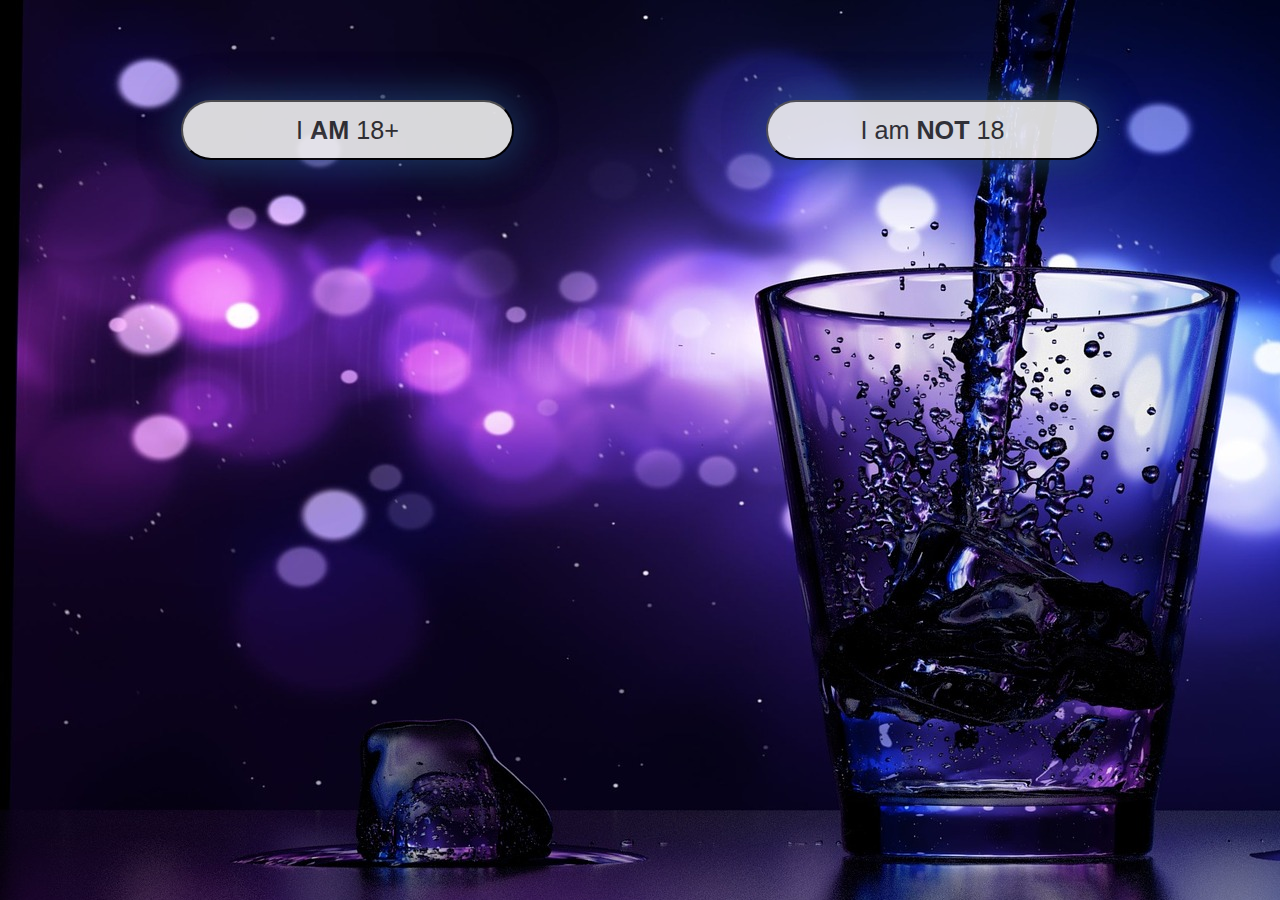
<file: index.html>
<!DOCTYPE HTML>
<html lang ="en">

<head>
<title>Cocktail App *** V1 ***</title>
		<meta charset="UTF-8" />
		<meta name="viewport" content="width=device-width, initial-scale=1">
		
		<link rel="stylesheet" type="text/css" href="css/main.css" />
  <link rel="stylesheet" href="https://maxcdn.bootstrapcdn.com/bootstrap/3.3.7/css/bootstrap.min.css">
  <script src="https://ajax.googleapis.com/ajax/libs/jquery/3.1.1/jquery.min.js"></script>
  <script src="https://maxcdn.bootstrapcdn.com/bootstrap/3.3.7/js/bootstrap.min.js"></script>
	<script src="scripts/main.js"></script>
		
</head>

<body>

<section class="ageScreen">
<div class="container">	
	<div class="row">	
		<div class="col-sm-6 col-md-6 col-lg-6 ">	
			<button class="button1" type="button"  data-toggle="modal" data-target="#ageVerification">I <strong>AM</strong> 18+</button>
		</div>

		<div class="col-sm-6 col-md-6 col-lg-6 ">	
			<button class="button2" type="button" onclick="window.location.href = 'https://en.teletubbies.com';">I am <strong>NOT</strong> 18</button>
		</div>
	</div>	<!--end ROW-->
</div><!--end CONTAINER-->
</section><!--end SECTION-->

		<!--ageVerification Modal-->
		<div class="modal fade" id="ageVerification" role="dialog">
			<div class="modal-dialog">    
				<!-- Modal1 content-->
				<div class="modal-content">
					<div class="modal-header">
						<button type="button" class="close" data-dismiss="modal">&times;</button>
						<h4 class="modal-title">Age Verification</h4>
					</div><!--end MODAL HEADER-->
					<div class="modal-body">
						<div class="frame-container container-fluid">
							<div class="row">
								<div class="col-sm-12">
									<h4>Sorry to be a pain but please confirm your date of birth</h4>
										<form action="home.html" method="post" name="age_form">
							Day :	<select name="day">
											<option>1</option>
											<option>2</option>
											<option>3</option>
											<option>4</option>
											<option>5</option>
											<option>6</option>
											<option>7</option>
											<option>8</option>
											<option>9</option>
											<option>10</option>
											<option>11</option>
											<option>13</option>
											<option>14</option>
											<option>15</option>
											<option>16</option>
											<option>17</option>
											<option>18</option>
											<option>19</option>
											<option>20</option>
											<option>21</option>
											<option>22</option>
											<option>23</option>
											<option>24</option>
											<option>25</option>
											<option>27</option>
											<option>29</option>
											<option>30</option>
											<option>31</option>
										</select>

						Month : <select name="month">
											<option>1</option>
											<option>2</option>
											<option>3</option>
											<option>4</option>
											<option>5</option>
											<option>6</option>
											<option>7</option>
											<option>8</option>
											<option>9</option>
											<option>10</option>
											<option>11</option>
											<option>12</option>
										</select>

						Year : <select name="year">
											<option>2002</option>
											<option>2001</option>
											<option>2000</option>
											<option>1999</option>
											<option>1998</option>
											<option>1997</option>
											<option>1996</option>
											<option>1995</option>
											<option>1994</option>
											<option>1993</option>
											<option>1992</option>
											<option>1991</option>
											<option>1990</option>
											<option>1989</option>
											<option>1988</option>
											<option>1987</option>
											<option>1986</option>
											<option>1985</option>
											<option>1984</option>
											<option>1983</option>
											<option>1982</option>
											<option>1981</option>
											<option>1980</option>
											<option>1979</option>
											<option>1978</option>
										</select>
										<input type="submit" name="senddate" value="Go" onClick="return checkAge()">
								</div>									
							</div>
						</div>			
						<p> </p>
					</div><!--end MODAL BODY-->
				</div>      
			</div>
		</div><!-- end ageVerification MODAL-->	
</body>

</html>
</file>
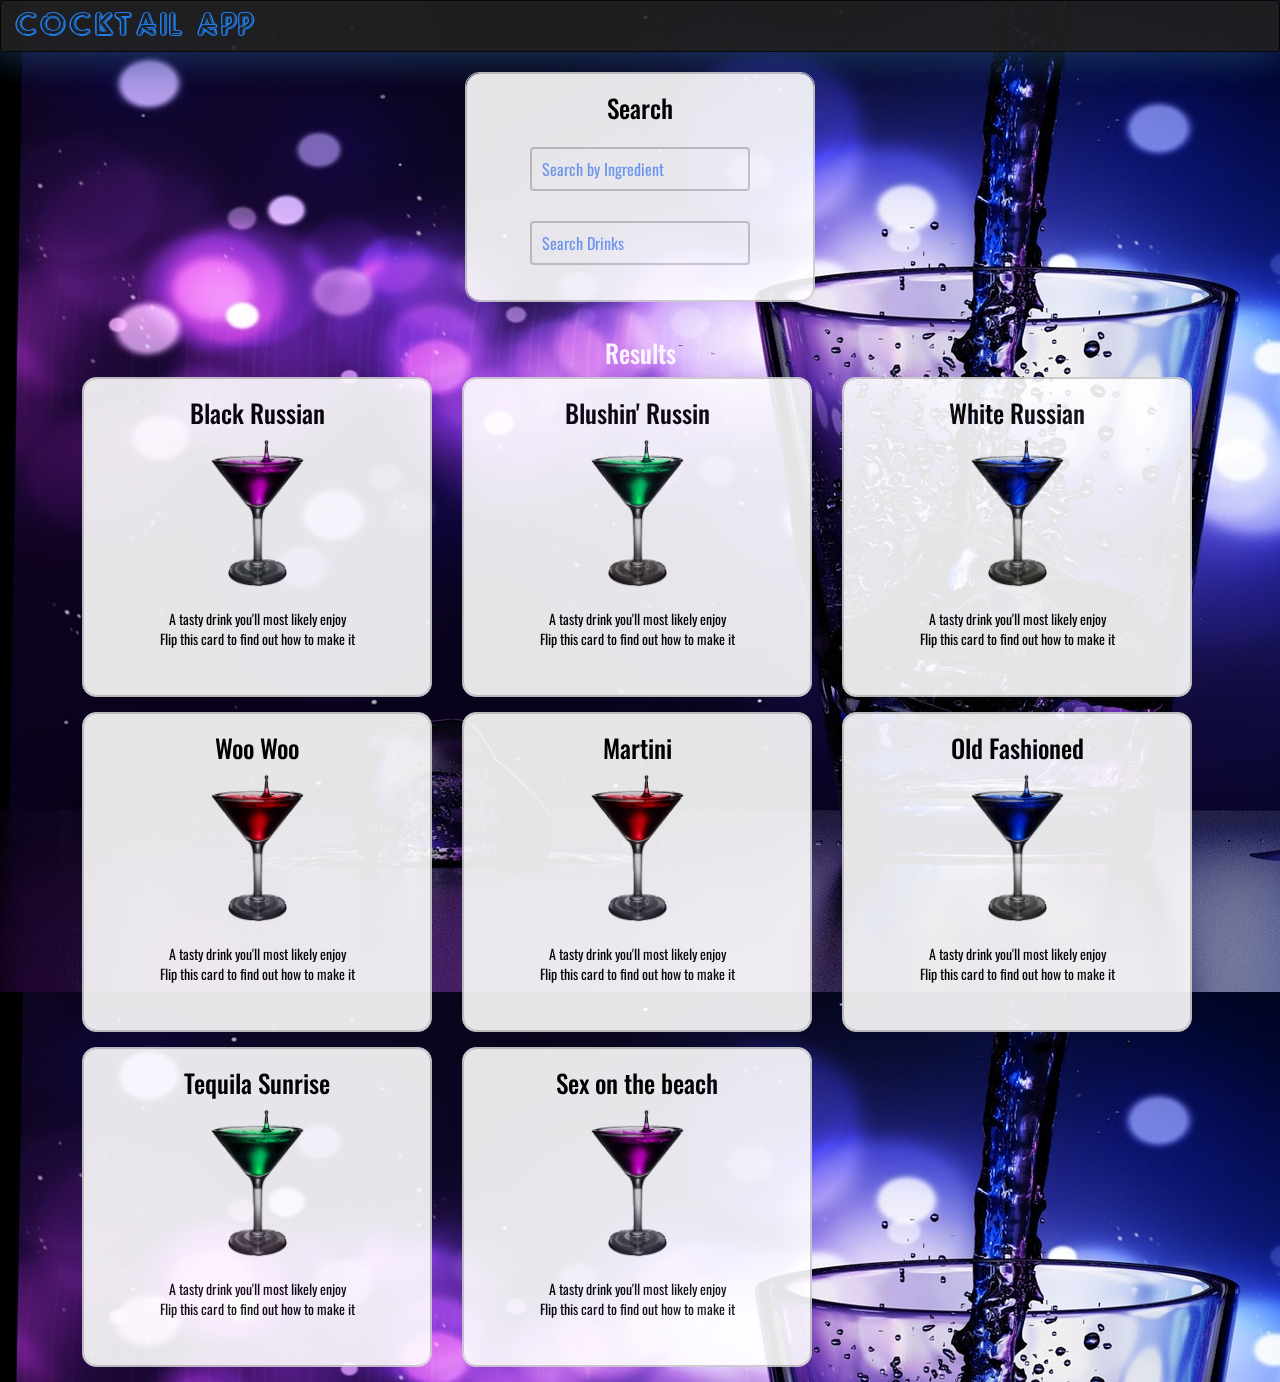
<file: home.html>
<!DOCTYPE HTML>
<html lang="en">

<head>
<title>Cocktail App *** V1 ***</title>
		<meta charset="UTF-8" />  
		<meta name="viewport" content="width=device-width, initial-scale=1">

		<link href="https://fonts.googleapis.com/css?family=Oswald" rel="stylesheet">
		<link rel="stylesheet" type="text/css" href="css/main.css" />
		<link rel="stylesheet" type="text/css" href="css/cards.css" />
  <link rel="stylesheet" href="https://maxcdn.bootstrapcdn.com/bootstrap/3.3.7/css/bootstrap.min.css">
  <script src="https://ajax.googleapis.com/ajax/libs/jquery/3.1.1/jquery.min.js"></script>
  <script src="https://maxcdn.bootstrapcdn.com/bootstrap/3.3.7/js/bootstrap.min.js"></script>
  <script src="scripts/main.js"></script>
</head>

<body>

<nav class="navbar navbar-inverse">
  <div class="container-fluid">
    <div class="navbar-header">
      <a class="navbar-brand" href="#">Cocktail App</a>
    </div>
  </div>
</nav>

<section>
<div class="container">	

	<div class="row">	
<!--Search Results Area-->
		<div class="col-sm-12 col-md-12 col-lg-12 right" id="drink1">		
			<div class="col-sm-6 col-sm-offset-3 col-md-6 col-md-offset-3 col-lg-4 col-lg-offset-4 ">
        <div class="card1 " >
          <div class="card__front ">
            <span class="card__text ">
						<h2 class="flip_h2">Search</h2>
							<form>
								<input type="text" name="search" placeholder="Search by Ingredient"> 
							</form>	
							<form>
								<input type="text" name="search" placeholder="Search Drinks">
							</form>		
						</span>
          </div>						
        </div><!-- /card -->
			</div>
		</div><!-- END Search Area-->
	</div><!-- END Row-->



	<div class="row">	
		<div class="col-sm-12 col-md-12 col-lg-12 top">		
			<div class="col-sm-6 col-md-6 col-lg-2 col-lg-offset-5 ">

				
			</div>

			<div class="col-sm-6 col-md-6 col-lg-2 col-lg-offset-5 ">		
	
			</div>
		</div>
	</div>
	

	<div class="row">	
<!--Search Results Area-->
		<div class="col-sm-12 col-md-12 col-lg-12 right" id="drink1">		
		<h2 class="search">Results</h2>	
			<div class="col-sm-6 col-md-6 col-lg-4 ">
        <div class="card effect__click w3-white w3-hover-shadow  " >
          <div class="card__front ">
            <span class="card__text ">
						<h2 class="flip_h2">Black Russian</h2>
						<img src="img/drink1.png" class="img-responsive drink" alt="" /><br>
						<p>A tasty drink you'll most likely enjoy<br> Flip this card to find out how to make it</p>
						</span>
          </div>
						
          <div class="card__back1 ">
            <span class="card__text">
						<h2 class="flip_h2">Black Russian</h2>
						<p class="card_p2"><strong>Ingredients:</strong></p>
						<ul class="cardList">
							<li>This</li>
							<li>This</li>
							<li>This</li>
							<li>and This</li>
						</ul>
						<p class="card_p2"><strong>Method</strong></p>
						<ul class="methodList">
							<li>Do this</li>
							<li>then this</li>
							<li>mix some of this</li>
							<li>Do that</li>
						</ul>
						</span>
          </div>
        </div><!-- /card -->
			</div>
			
			<div class="col-sm-6 col-md-6 col-lg-4 " id="drink2">
        <div class="card effect__click w3-white w3-hover-shadow  " >
          <div class="card__front ">
            <span class="card__text ">
						<h2 class="flip_h2">Blushin' Russin</h2>
						<img src="img/drink2.png" class="img-responsive drink" alt="" /><br>
						<p>A tasty drink you'll most likely enjoy<br> Flip this card to find out how to make it</p>	
						</span>
          </div>
						
          <div class="card__back1 ">
            <span class="card__text">
						<h2 class="flip_h2">Blushin' Russin</h2>
						<p class="card_p2"><strong>Ingredients:</strong></p>
						<ul class="cardList">
							<li>This</li>
							<li>This</li>
							<li>This</li>
							<li>and This</li>
						</ul>
						<p class="card_p2"><strong>Method</strong></p>
						<ul class="methodList">
							<li>Do this</li>
							<li>then this</li>
							<li>mix some of this</li>
							<li>Do that</li>
						</ul>
						</span>
          </div>
        </div><!-- /card -->				
			</div>
			
			<div class="col-sm-6 col-md-6 col-lg-4 " id="drink3">
        <div class="card effect__click w3-white w3-hover-shadow  " >
          <div class="card__front ">
            <span class="card__text ">
						<h2 class="flip_h2">White Russian</h2>
						<img src="img/drink3.png" class="img-responsive drink" alt="" /><br>
						<p>A tasty drink you'll most likely enjoy<br> Flip this card to find out how to make it</p>
						</span>
          </div>
						
          <div class="card__back1 ">
            <span class="card__text">
						<h2 class="flip_h2">White Russian</h2>
						<p class="card_p2"><strong>Ingredients:</strong></p>
						<ul class="cardList">
							<li>This</li>
							<li>This</li>
							<li>This</li>
							<li>and This</li>
						</ul>
						<p class="card_p2"><strong>Method</strong></p>
						<ul class="methodList">
							<li>Do this</li>
							<li>then this</li>
							<li>mix some of this</li>
							<li>Do that</li>
						</ul>
						</span>
          </div>
        </div><!-- /card -->			
			</div>
			
			<div class="col-sm-6 col-md-6 col-lg-4 "  id="drink4">
        <div class="card effect__click w3-white w3-hover-shadow  " >
          <div class="card__front ">
            <span class="card__text ">
						<h2 class="flip_h2">Woo Woo</h2>
						<img src="img/drink4.png" class="img-responsive drink" alt="" /><br>
							<p>A tasty drink you'll most likely enjoy<br> Flip this card to find out how to make it</p>
						</span>
          </div>	
						
          <div class="card__back1 ">
            <span class="card__text">
						<h2 class="flip_h2">Woo Woo</h2>
						<p class="card_p2"><strong>Ingredients:</strong></p>
						<ul class="cardList">
							<li>This</li>
							<li>This</li>
							<li>This</li>
							<li>and This</li>
						</ul>
						<p class="card_p2"><strong>Method</strong></p>
						<ul class="methodList">
							<li>Do this</li>
							<li>then this</li>
							<li>mix some of this</li>
							<li>Do that</li>
						</ul>
						</span>
          </div>
        </div><!-- /card -->			
			</div>	

			<div class="col-sm-6 col-md-6 col-lg-4 " id="drink5">
        <div class="card effect__click w3-white w3-hover-shadow  " >
          <div class="card__front ">
            <span class="card__text ">
						<h2 class="flip_h2">Martini</h2>
						<img src="img/drink4.png" class="img-responsive drink" alt="" /><br>
							<p>A tasty drink you'll most likely enjoy<br> Flip this card to find out how to make it</p>
						</span>
          </div>
						
          <div class="card__back1 ">
            <span class="card__text">
						<h2 class="flip_h2">Martini</h2>
						<p class="card_p2"><strong>Ingredients:</strong></p>
						<ul class="cardList">
							<li>This</li>
							<li>This</li>
							<li>This</li>
							<li>and This</li>
						</ul>
						<p class="card_p2"><strong>Method</strong></p>
						<ul class="methodList">
							<li>Do this</li>
							<li>then this</li>
							<li>mix some of this</li>
							<li>Do that</li>
						</ul>
						</span>
          </div>
        </div><!-- /card -->
			</div>
			
			<div class="col-sm-6 col-md-6 col-lg-4 " id="drink6">
        <div class="card effect__click w3-white w3-hover-shadow  " >
          <div class="card__front ">
            <span class="card__text ">
						<h2 class="flip_h2">Old Fashioned</h2>
						<img src="img/drink3.png" class="img-responsive drink" alt="" /><br>
							<p>A tasty drink you'll most likely enjoy<br> Flip this card to find out how to make it</p>
						</span>
          </div>
						
          <div class="card__back1 ">
            <span class="card__text">
						<h2 class="flip_h2">Old Fashioned</h2>
						<p class="card_p2"><strong>Ingredients:</strong></p>
						<ul class="cardList">
							<li>This</li>
							<li>This</li>
							<li>This</li>
							<li>and This</li>
						</ul>
						<p class="card_p2"><strong>Method</strong></p>
						<ul class="methodList">
							<li>Do this</li>
							<li>then this</li>
							<li>mix some of this</li>
							<li>Do that</li>
						</ul>
						</span>
          </div>
        </div><!-- /card -->				
			</div>
			
			<div class="col-sm-6 col-md-6 col-lg-4 " id="drink7">
        <div class="card effect__click w3-white w3-hover-shadow  " >
          <div class="card__front ">
            <span class="card__text ">
						<h2 class="flip_h2">Tequila Sunrise</h2>
						<img src="img/drink2.png" class="img-responsive drink" alt="" /><br>
							<p>A tasty drink you'll most likely enjoy<br> Flip this card to find out how to make it</p>
						</span>
          </div>
						
          <div class="card__back1 ">
            <span class="card__text">
						<h2 class="flip_h2">Tequila Sunrise</h2>
						<p class="card_p2"><strong>Ingredients:</strong></p>
						<ul class="cardList">
							<li>This</li>
							<li>This</li>
							<li>This</li>
							<li>and This</li>
						</ul>
						<p class="card_p2"><strong>Method</strong></p>
						<ul class="methodList">
							<li>Do this</li>
							<li>then this</li>
							<li>mix some of this</li>
							<li>Do that</li>
						</ul>
						</span>
          </div>
        </div><!-- /card -->			
			</div>
			
			<div class="col-sm-6 col-md-6 col-lg-4 " id="drink8">
        <div class="card effect__click w3-white w3-hover-shadow  " >
          <div class="card__front ">
            <span class="card__text ">
						<h2 class="flip_h2">Sex on the beach</h2>
						<img src="img/drink1.png" class="img-responsive drink" alt="" /><br>
							<p>A tasty drink you'll most likely enjoy<br> Flip this card to find out how to make it</p>
						</span>
          </div>	
						
          <div class="card__back1 ">
            <span class="card__text">
						<h2 class="flip_h2">Sex on the beach</h2>
						<p class="card_p2"><strong>Ingredients:</strong></p>
						<ul class="cardList">
							<li>This</li>
							<li>This</li>
							<li>This</li>
							<li>and This</li>
						</ul>
						<p class="card_p2"><strong>Method</strong></p>
						<ul class="methodList">
							<li>Do this</li>
							<li>then this</li>
							<li>mix some of this</li>
							<li>Do that</li>
						</ul>
						</span>
          </div>
        </div><!-- /card -->			
			</div>	
			
		</div><!-- END Search Results Area-->
	</div><!-- END Row-->
</div>
</section>
<script type="text/javascript" src="scripts/jquery.flip.js"></script>
</body>

</html>
</file>
<file: css/main.css>
/************* FONTS *************/
@font-face {
    font-family: neon;
    src: url("../fonts/neon2.woff");
    src: url("../fonts/neon2.woff2");
    src: url("../fonts/neon2.ttf");
}


/************* BODY *************/
body {
	margin: 0;
	padding: 0;
	text-align: center;
	background-image: url("bg14.jpg");
	opacity:0.9;
    background-repeat: no-repeat center center fixed; 

}

/************* HEADINGS *************/
h1, h2, h3{
		color:#fff! important;	
		line-height: 1.5em;
}

h1 {
	font-size: 4em;
}

h2 {
	font-size: 1.8em! important;
}

h3{
	font-size: 1em;
}

.twist_h2{
	text-align: left;
	font-family: 'Oswald', sans-serif;
}

.search{
	text-align: center;
	font-family: 'Oswald', sans-serif;
}


.flip_h2, .search2{
	text-align: center;
	color: #000!important;
	font-family: 'Oswald', sans-serif;
}

.twist_h1{
	font-family: "neon" !important;
	font-size: 4em!important;
	color: #228DFF;
  -webkit-animation: neon2 1.5s ease-in-out infinite alternate;
  -moz-animation: neon2 1.5s ease-in-out infinite alternate;
  animation: neon2 1.5s ease-in-out infinite alternate;		
}

.twist_h1:hover{
  transition: transform 2s;	
    transform: scale(1.06);
    z-index: 1;
}


.nav_h1{
	font-family: "neon" !important;
	font-size: 2em!important;
	color: #228DFF;
	margin-left: 20px;
  -webkit-animation: neon2 1.5s ease-in-out infinite alternate;
  -moz-animation: neon2 1.5s ease-in-out infinite alternate;
  animation: neon2 1.5s ease-in-out infinite alternate;		
}

.white_p{
	margin-top: 10px;
	color: #fff;
}

/************* NAVIGATION *************/
.menu{
	line-height: 3.5;
}

.navbar-brand{
	font-family: neon;
	font-size: 2.6em!important;
	color:#228DFF !important;
	float: left;
  height: 50px;
  padding: 15px 15px;	
}

.navbar-inverse {
  box-shadow: 0 1px 40px 0 rgba(35,75,120,0.6),0 0px 40px 0 rgba(35,75,120,0.6)!important;

}

.nav>li>a:focus, .nav>li>a:hover {
  text-decoration: none;
  background-color: rgba(35,75,120,0.6) ! important;
	color: #fff ! important;
}

.nav-pills>li>a{
	border-radius: 2em ! important;

}

nav li a{

	color:#228DFF !important;
}


.nav-pills{
	background: #000;
}


@-webkit-keyframes neon2 {
  from {
    text-shadow: 0 0 10px #fff, 0 0 20px #fff, 0 0 30px #fff, 0 0 40px #228DFF, 0 0 70px #228DFF, 0 0 80px #228DFF, 0 0 100px #228DFF, 0 0 150px #228DFF;
  }
  to {
    text-shadow: 0 0 5px #fff, 0 0 10px #fff, 0 0 15px #fff, 0 0 20px #228DFF, 0 0 35px #228DFF, 0 0 40px #228DFF, 0 0 50px #228DFF, 0 0 75px #228DFF;
  }
}

/************* BUTTONS *************/
.button1, .button2{
	margin: 40px auto! important;
	width: 60%;
	border-radius: 6em;
  box-shadow: 0 1px 40px 0 rgba(35,75,120,0.6),0 0px 40px 0 rgba(35,75,120,0.6)!important;
	font-size: 1.8em! important;
	padding: 10px;
}

.button1:hover{
	border-radius: 6em;
  box-shadow: 0 1px 120px 0 rgba(5,255,75,0.8),0 0px 60px 0 rgba(5,255,75,0.8)!important;
    transition: all 0.6s ease-in-out;
    -moz-transition: all 1s ease-in-out;
    -webkit-transition: all 1s ease-in-out;
}

.button2:hover{
	border-radius: 6em;
  box-shadow:0 1px 120px 0 rgba(250,5,5,0.8),0 0px 60px 0 rgba(250,5,5,0.8)!important;
    transition: all 0.6s ease-in-out;
    -moz-transition: all 1s ease-in-out;
    -webkit-transition: all 1s ease-in-out;
}

/************* IMAGES *************/
.img-center{
	display: block;
	margin: 0 auto;
	border-radius: 2em;
}

/************* SECTIONS *************/
.ageScreen{
	margin: 60px auto;
}

.wait{
	width:16rem; 
	margin: 0 auto;
	
}

/*
.left{
	

}

.right{

}
*/

.drink{
	width: 10rem;
	margin: 0 auto;
}

/************* CARDS *************/
.cardList li{
	text-align:left;
}

.methodList li{
	text-align:left;
}

.card {
  position: relative;
  padding-bottom: 25%;
  width: 100%;
	min-height:320px;
	margin-bottom: 15px;
	border: 1px solid #ccc;
	border-radius: 1em;
}

.card1 {
    position: relative;
    min-height: 230px;
    margin-bottom: 15px;
    border: 1px solid #ccc;
    border-radius: 1em;
}

.card:nth-child(1) {
  margin-left: -3px;
  margin-right: 1px;
}

.card:nth-child(2),
.card:nth-child(3) {
  margin-right: 1px;
}

/* card fronts and backs */
.card__front,
.card__back {
  position: absolute;
  top: 0;
  left: 0;
  width: 100%;
  height: 100%;
	border: 1px solid #ccc;
	border-radius: 1em;
}

.card__front,
.card__back1, .card__back2 {
  -webkit-backface-visibility: hidden;
          backface-visibility: hidden;
  -webkit-transition: -webkit-transform 0.3s;
          transition: transform 0.3s;
}

.card_p2{
	text-align: left;
	padding-left: 15px;
}

.card__front {
  background-color: #fff;
}

.card__back1 {
background: ;
  background-size: 100%;
  -webkit-transform: rotateY(-180deg);
					transform: rotateY(-180deg);
}
.card__back2 {
    background-size: 100%;
  -webkit-transform: rotateY(-180deg);
          transform: rotateY(-180deg);
}

/* card text */
.card__text {
  display: inline-block;
  position: absolute;
  top: 0;
  right: 0;
  bottom: 0;
  left: 0;
  margin: auto;
font-family: 'Oswald', sans-serif;
  line-height: 20px;
}

.card p{
	color: #000;
	font-size: 1em;
}


/* hover effect */
.card.effect__hover:hover .card__front {
  -webkit-transform: rotateY(-180deg);
          transform: rotateY(-180deg);
}

.card.effect__hover:hover .card__back {
  -webkit-transform: rotateY(0);
          transform: rotateY(0);
}

/* click effect */
.card.effect__click.flipped .card__front {
  -webkit-transform: rotateY(-180deg);
          transform: rotateY(-180deg);

}

.card.effect__click.flipped .card__back1 {
  -webkit-transform: rotateY(0);
          transform: rotateY(0);

}

.card.effect__click.flipped .card__back2 {
  -webkit-transform: rotateY(0);
          transform: rotateY(0);
}

/************* SEARCH INPUT *************/
input[type=text] {
  width: 220px;
  box-sizing: border-box;
  border: 2px solid #ccc;
  border-radius: 4px;
  font-size: 16px;
	color:#0058ff ;
  background-color: white;
  background-position: 10px 10px; 
  background-repeat: no-repeat;
  padding: 10px 10px;
  -webkit-transition: width 0.4s ease-in-out;
  transition: width 0.4s ease-in-out;
	margin: 15px;
}

input[type=text]:focus {
  box-shadow: 0 0px 50px 0 rgba(255,35,120,0.9),0 0px 20px 0 rgba(255,35,120,0.9)!important;
}


/************* RESPONSIVES *************/
@media only screen and (max-width: 767px){
	
.twist_h1{
	font-size: 2.6em;
}



}

@media (min-width: 992px){

.twist_h1{
	font-size: 2.6em;
}


}
</file>
<file: css/cards.css>
/* W3.CSS 2.89 Jan 2017 by Jan Egil and Borge Refsnes */
html{box-sizing:border-box}*,*:before,*:after{box-sizing:inherit}
/* Extract from normalize.css by Nicolas Gallagher and Jonathan Neal git.io/normalize */
html{-ms-text-size-adjust:100%;-webkit-text-size-adjust:100%}body{margin:0}
article,aside,details,figcaption,figure,footer,header,main,menu,nav,section,summary{display:block}
audio,canvas,progress,video{display:inline-block}progress{vertical-align:baseline}
audio:not([controls]){display:none;height:0}[hidden],template{display:none}
a{background-color:transparent;-webkit-text-decoration-skip:objects}
a:active,a:hover{outline-width:0}abbr[title]{border-bottom:none;text-decoration:underline;text-decoration:underline dotted}
dfn{font-style:italic}mark{background:#ff0;color:#000}
small{font-size:80%}sub,sup{font-size:75%;line-height:0;position:relative;vertical-align:baseline}
sub{bottom:-0.25em}sup{top:-0.5em}figure{margin:1em 40px}
img{border-style:none}svg:not(:root){overflow:hidden}
code,kbd,pre,samp{font-family:monospace,monospace;font-size:1em}
hr{box-sizing:content-box;height:0;overflow:visible}
button,input,select,textarea{font:inherit;margin:0}optgroup{font-weight:bold}
button,input{overflow:visible}button,select{text-transform:none}
button,html [type=button],[type=reset],[type=submit]{-webkit-appearance:button}
button::-moz-focus-inner, [type=button]::-moz-focus-inner, [type=reset]::-moz-focus-inner, [type=submit]::-moz-focus-inner{border-style:none;padding:0}
button:-moz-focusring, [type=button]:-moz-focusring, [type=reset]:-moz-focusring, [type=submit]:-moz-focusring{outline:1px dotted ButtonText}
fieldset{border:1px solid #c0c0c0;margin:0 2px;padding:.35em .625em .75em}
legend{color:inherit;display:table;max-width:100%;padding:0;white-space:normal}textarea{overflow:auto}
[type=checkbox],[type=radio]{padding:0}
[type=number]::-webkit-inner-spin-button,[type=number]::-webkit-outer-spin-button{height:auto}
[type=search]{-webkit-appearance:textfield;outline-offset:-2px}
[type=search]::-webkit-search-cancel-button,[type=search]::-webkit-search-decoration{-webkit-appearance:none}
::-webkit-input-placeholder{color:inherit;opacity:0.54}
::-webkit-file-upload-button{-webkit-appearance:button;font:inherit}
/* End extract */
html,body{font-family:Verdana,sans-serif;font-size:15px;line-height:1.5}html{overflow-x:hidden}

img{margin-bottom:-5px}a{color:inherit}
.w3-image{max-width:100%;height:auto}
.w3-table,.w3-table-all{border-collapse:collapse;border-spacing:0;width:100%;display:table}
.w3-table-all{border:1px solid #ccc}
.w3-bordered tr,.w3-table-all tr{border-bottom:1px solid #ddd}
.w3-striped tbody tr:nth-child(even){background-color:#f1f1f1}
.w3-table-all tr:nth-child(odd){background-color:#fff}
.w3-table-all tr:nth-child(even){background-color:#f1f1f1}
.w3-hoverable tbody tr:hover,.w3-ul.w3-hoverable li:hover{background-color:#ccc}
.w3-centered tr th,.w3-centered tr td{text-align:center}
.w3-table td,.w3-table th,.w3-table-all td,.w3-table-all th{padding:8px 8px;display:table-cell;text-align:left;vertical-align:top}
.w3-table th:first-child,.w3-table td:first-child,.w3-table-all th:first-child,.w3-table-all td:first-child{padding-left:16px}
.w3-btn,.w3-btn-block{border:none;display:inline-block;outline:0;padding:6px 16px;vertical-align:middle;overflow:hidden;text-decoration:none!important;color:#fff;background-color:#000;text-align:center;cursor:pointer;white-space:nowrap}
.w3-btn:hover,.w3-btn-block:hover,.w3-btn-floating:hover,.w3-btn-floating-large:hover{box-shadow:0 8px 16px 0 rgba(0,0,0,0.2),0 6px 20px 0 rgba(0,0,0,0.19)}
.w3-btn,.w3-btn-floating,.w3-btn-floating-large,.w3-closenav,.w3-opennav,.w3-btn-block{-webkit-touch-callout:none;-webkit-user-select:none;-khtml-user-select:none;-moz-user-select:none;-ms-user-select:none;user-select:none}   
.w3-btn-floating,.w3-btn-floating-large{display:inline-block;text-align:center;color:#fff;background-color:#000;position:relative;overflow:hidden;z-index:1;padding:0;border-radius:50%;cursor:pointer;font-size:24px}
.w3-btn-floating{width:40px;height:40px;line-height:40px}.w3-btn-floating-large{width:56px;height:56px;line-height:56px}
.w3-disabled,.w3-btn:disabled,.w3-btn-floating:disabled,.w3-btn-floating-large:disabled{cursor:not-allowed;opacity:0.3}
.w3-btn.w3-disabled *,.w3-btn-block.w3-disabled,.w3-btn-floating.w3-disabled *,.w3-btn:disabled *,.w3-btn-floating:disabled *{pointer-events:none}
.w3-btn.w3-disabled:hover,.w3-btn-block.w3-disabled:hover,.w3-btn:disabled:hover,.w3-btn-floating.w3-disabled:hover,.w3-btn-floating:disabled:hover,
.w3-btn-floating-large.w3-disabled:hover,.w3-btn-floating-large:disabled:hover{box-shadow:none}
.w3-btn-group .w3-btn{float:left}.w3-btn-block{width:100%}
.w3-btn-bar .w3-btn{box-shadow:none;background-color:inherit;color:inherit;float:left}.w3-btn-bar .w3-btn:hover{background-color:#ccc}
.w3-badge,.w3-tag,.w3-sign{background-color:#000;color:#fff;display:inline-block;padding-left:8px;padding-right:8px;text-align:center}
.w3-badge{border-radius:50%}
ul.w3-ul{list-style-type:none;padding:0;margin:0}ul.w3-ul li{padding:6px 2px 6px 16px;border-bottom:1px solid #ddd}ul.w3-ul li:last-child{border-bottom:none}
.w3-tooltip,.w3-display-container{position:relative}.w3-tooltip .w3-text{display:none}.w3-tooltip:hover .w3-text{display:inline-block}
.w3-navbar{list-style-type:none;margin:0;padding:0;overflow:hidden}
.w3-navbar li{float:left}.w3-navbar li a,.w3-navitem,.w3-navbar li .w3-btn,.w3-navbar li .w3-input{display:block;padding:8px 16px}.w3-navbar li .w3-btn,.w3-navbar li .w3-input{border:none;outline:none;width:100%}
.w3-navbar li a:hover{color:#000;background-color:#ccc}
.w3-navbar .w3-dropdown-hover,.w3-navbar .w3-dropdown-click{position:static}
.w3-navbar .w3-dropdown-hover:hover,.w3-navbar .w3-dropdown-hover:first-child,.w3-navbar .w3-dropdown-click:hover{background-color:#ccc;color:#000}
.w3-navbar a,.w3-topnav a,.w3-sidenav a,.w3-dropdown-content a,.w3-accordion-content a,.w3-dropnav a,.w3-navblock a{text-decoration:none!important}
.w3-navbar .w3-opennav.w3-right{float:right!important}.w3-topnav{padding:8px 8px}
.w3-topnav a{padding:0 8px;border-bottom:3px solid transparent;-webkit-transition:border-bottom .25s;transition:border-bottom .25s}
.w3-topnav a:hover{border-bottom:3px solid #fff}.w3-topnav .w3-dropdown-hover a{border-bottom:0}
.w3-opennav,.w3-closenav{color:inherit}.w3-opennav:hover,.w3-closenav:hover{cursor:pointer;opacity:0.8}
.w3-btn,.w3-btn-floating,.w3-dropnav a,.w3-btn-floating-large,.w3-btn-block, .w3-navbar a,.w3-navblock a,.w3-sidenav a,.w3-pagination li a,.w3-hoverable tbody tr,.w3-hoverable li,
.w3-accordion-content a,.w3-dropdown-content a,.w3-dropdown-click:hover,.w3-dropdown-hover:hover,.w3-opennav,.w3-closenav,.w3-closebtn,*[class*="w3-hover-"]
{-webkit-transition:background-color .25s,color .15s,box-shadow .25s,opacity 0.25s,filter 0.25s,border 0.15s;transition:background-color .25s,color .15s,box-shadow .15s,opacity .25s,filter .25s,border .15s}
.w3-ripple:active{opacity:0.5}.w3-ripple{-webkit-transition:opacity 0s;transition:opacity 0s}
.w3-sidenav{height:100%;width:200px;background-color:#fff;position:fixed!important;z-index:1;overflow:auto}
.w3-sidenav a,.w3-navblock a{padding:4px 2px 4px 16px}.w3-sidenav a:hover,.w3-navblock a:hover{background-color:#ccc}.w3-sidenav a,.w3-dropnav a,.w3-navblock a{display:block}
.w3-sidenav .w3-dropdown-hover:hover,.w3-sidenav .w3-dropdown-hover:first-child,.w3-sidenav .w3-dropdown-click:hover,.w3-dropnav a:hover{background-color:#ccc;color:#000}
.w3-sidenav .w3-dropdown-hover,.w3-sidenav .w3-dropdown-click {width:100%}.w3-sidenav .w3-dropdown-hover .w3-dropdown-content,.w3-sidenav .w3-dropdown-click .w3-dropdown-content{min-width:100%}
.w3-main,#main{transition:margin-left .4s}
.w3-modal{z-index:3;display:none;padding-top:100px;position:fixed;left:0;top:0;width:100%;height:100%;overflow:auto;background-color:rgb(0,0,0);background-color:rgba(0,0,0,0.4)}
.w3-modal-content{margin:auto;background-color:#fff;position:relative;padding:0;outline:0;width:600px}.w3-closebtn{text-decoration:none;float:right;font-size:24px;font-weight:bold;color:inherit}
.w3-closebtn:hover,.w3-closebtn:focus{color:#000;text-decoration:none;cursor:pointer}
.w3-pagination{display:inline-block;padding:0;margin:0}.w3-pagination li{display:inline}
.w3-pagination li a{text-decoration:none;color:#000;float:left;padding:8px 16px}
.w3-pagination li a:hover{background-color:#ccc}
.w3-input-group,.w3-group{margin-top:24px;margin-bottom:24px}
.w3-input{padding:8px;display:block;border:none;border-bottom:1px solid #808080;width:100%}
.w3-label{color:#009688}.w3-input:not(:valid)~.w3-validate{color:#f44336}
.w3-select{padding:9px 0;width:100%;color:#000;border:1px solid transparent;border-bottom:1px solid #009688}
.w3-select select:focus{color:#000;border:1px solid #009688}.w3-select option[disabled]{color:#009688}
.w3-dropdown-click,.w3-dropdown-hover{position:relative;display:inline-block;cursor:pointer}
.w3-dropdown-hover:hover .w3-dropdown-content{display:block;z-index:1}
.w3-dropdown-content{cursor:auto;color:#000;background-color:#fff;display:none;position:absolute;min-width:160px;margin:0;padding:0}
.w3-dropdown-content a{padding:6px 16px;display:block}
.w3-dropdown-content a:hover{background-color:#ccc}
.w3-accordion {width:100%;cursor:pointer}
.w3-accordion-content{cursor:auto;display:none;position:relative;width:100%;margin:0;padding:0}
.w3-accordion-content a{padding:6px 16px;display:block}.w3-accordion-content a:hover{background-color:#ccc}
.w3-progress-container{width:100%;height:1.5em;position:relative;background-color:#f1f1f1}
.w3-progressbar{background-color:#757575;height:100%;position:absolute;line-height:inherit}
input[type=checkbox].w3-check,input[type=radio].w3-radio{width:24px;height:24px;position:relative;top:6px}
input[type=checkbox].w3-check:checked+.w3-validate,input[type=radio].w3-radio:checked+.w3-validate{color:#009688} 
input[type=checkbox].w3-check:disabled+.w3-validate,input[type=radio].w3-radio:disabled+.w3-validate{color:#aaa}
.w3-responsive{overflow-x:auto}
.w3-container:after,.w3-container:before,.w3-panel:after,.w3-panel:before,.w3-row:after,.w3-row:before,.w3-row-padding:after,.w3-row-padding:before,.w3-topnav:after,.w3-topnav:before,.w3-clear:after,.w3-clear:before,.w3-btn-group:before,.w3-btn-group:after,.w3-btn-bar:before,.w3-btn-bar:after
{content:"";display:table;clear:both}
.w3-col,.w3-half,.w3-third,.w3-twothird,.w3-threequarter,.w3-quarter{float:left;width:100%}
.w3-col.s1{width:8.33333%}
.w3-col.s2{width:16.66666%}
.w3-col.s3{width:24.99999%}
.w3-col.s4{width:33.33333%}
.w3-col.s5{width:41.66666%}
.w3-col.s6{width:49.99999%}
.w3-col.s7{width:58.33333%}
.w3-col.s8{width:66.66666%}
.w3-col.s9{width:74.99999%}
.w3-col.s10{width:83.33333%}
.w3-col.s11{width:91.66666%}
.w3-col.s12,.w3-half,.w3-third,.w3-twothird,.w3-threequarter,.w3-quarter{width:99.99999%}
@media (min-width:601px){
.w3-col.m1{width:8.33333%}
.w3-col.m2{width:16.66666%}
.w3-col.m3,.w3-quarter{width:24.99999%}
.w3-col.m4,.w3-third{width:33.33333%}
.w3-col.m5{width:41.66666%}
.w3-col.m6,.w3-half{width:49.99999%}
.w3-col.m7{width:58.33333%}
.w3-col.m8,.w3-twothird{width:66.66666%}
.w3-col.m9,.w3-threequarter{width:74.99999%}
.w3-col.m10{width:83.33333%}
.w3-col.m11{width:91.66666%}
.w3-col.m12{width:99.99999%}}
@media (min-width:993px){
.w3-col.l1{width:8.33333%}
.w3-col.l2{width:16.66666%}
.w3-col.l3,.w3-quarter{width:24.99999%}
.w3-col.l4,.w3-third{width:33.33333%}
.w3-col.l5{width:41.66666%}
.w3-col.l6,.w3-half{width:49.99999%}
.w3-col.l7{width:58.33333%}
.w3-col.l8,.w3-twothird{width:66.66666%}
.w3-col.l9,.w3-threequarter{width:74.99999%}
.w3-col.l10{width:83.33333%}
.w3-col.l11{width:91.66666%}
.w3-col.l12{width:99.99999%}}
.w3-content{max-width:980px;margin:auto}
.w3-rest{overflow:hidden}
.w3-layout-container{display:table;width:100%}.w3-layout-row{display:table-row}.w3-layout-cell,.w3-layout-col{display:table-cell}
.w3-layout-top{vertical-align:top}.w3-layout-middle{vertical-align:middle}.w3-layout-bottom{vertical-align:bottom}
.w3-hide{display:none!important}.w3-show-block,.w3-show{display:block!important}.w3-show-inline-block{display:inline-block!important}
@media (max-width:600px){.w3-modal-content{margin:0 10px;width:auto!important}.w3-modal{padding-top:30px}
.w3-topnav a{display:block}.w3-navbar li:not(.w3-opennav){float:none;width:100%!important}.w3-navbar li.w3-right{float:none!important}
.w3-topnav .w3-dropdown-hover .w3-dropdown-content,.w3-navbar .w3-dropdown-click .w3-dropdown-content,.w3-navbar .w3-dropdown-hover .w3-dropdown-content{position:relative}	
.w3-topnav,.w3-navbar{text-align:center}.w3-hide-small{display:none!important}.w3-layout-col{display:block;width:100%!important}}
@media (max-width:768px){.w3-modal-content{width:500px}.w3-modal{padding-top:50px}}
@media (min-width:993px){.w3-modal-content{width:900px}.w3-hide-large{display:none!important}.w3-sidenav.w3-collapse{display:block!important}}
@media (max-width:992px) and (min-width:601px){.w3-hide-medium{display:none!important}}
@media (max-width:992px){.w3-sidenav.w3-collapse{display:none}.w3-main{margin-left:0!important;margin-right:0!important}}
.w3-top,.w3-bottom{position:fixed;width:100%;z-index:1}.w3-top{top:0}.w3-bottom{bottom:0}
.w3-overlay{position:fixed;display:none;width:100%;height:100%;top:0;left:0;right:0;bottom:0;background-color:rgba(0,0,0,0.5);z-index:2}
.w3-left{float:left!important}.w3-right{float:right!important}
.w3-tiny{font-size:10px!important}.w3-small{font-size:12px!important}
.w3-medium{font-size:15px!important}.w3-large{font-size:18px!important}
.w3-xlarge{font-size:24px!important}.w3-xxlarge{font-size:36px!important}
.w3-xxxlarge{font-size:48px!important}.w3-jumbo{font-size:64px!important}
.w3-vertical{word-break:break-all;line-height:1;text-align:center;width:0.6em}
.w3-left-align{text-align:left!important}.w3-right-align{text-align:right!important}
.w3-justify{text-align:justify!important}.w3-center{text-align:center!important}
.w3-display-topleft{position:absolute;left:0;top:0}.w3-display-topright{position:absolute;right:0;top:0}
.w3-display-bottomleft{position:absolute;left:0;bottom:0}.w3-display-bottomright{position:absolute;right:0;bottom:0}
.w3-display-middle{position:absolute;top:50%;left:50%;transform:translate(-50%,-50%);-ms-transform:translate(-50%,-50%)}
.w3-display-left{position:absolute;top:50%;left:0%;transform:translate(0%,-50%);-ms-transform:translate(-0%,-50%)}
.w3-display-right{position:absolute;top:50%;right:0%;transform:translate(0%,-50%);-ms-transform:translate(0%,-50%)}
.w3-display-topmiddle{position:absolute;left:50%;top:0;transform:translate(-50%,0%);-ms-transform:translate(-50%,0%)}
.w3-display-bottommiddle{position:absolute;left:50%;bottom:0;transform:translate(-50%,0%);-ms-transform:translate(-50%,0%)}
.w3-display-container:hover .w3-display-hover{display:block}.w3-display-container:hover span.w3-display-hover{display:inline-block}.w3-display-hover{display:none}
.w3-circle{border-radius:50%!important}
.w3-round-small{border-radius:2px!important}.w3-round,.w3-round-medium{border-radius:4px!important}
.w3-round-large{border-radius:8px!important}.w3-round-xlarge{border-radius:16px!important}
.w3-round-xxlarge{border-radius:32px!important}.w3-round-jumbo{border-radius:64px!important}
.w3-border-0{border:0!important}.w3-border{border:1px solid #ccc!important}
.w3-border-top{border-top:1px solid #ccc!important}.w3-border-bottom{border-bottom:1px solid #ccc!important}
.w3-border-left{border-left:1px solid #ccc!important}.w3-border-right{border-right:1px solid #ccc!important}
.w3-margin{margin:16px!important}.w3-margin-0{margin:0!important}
.w3-margin-top{margin-top:16px!important}.w3-margin-bottom{margin-bottom:16px!important}
.w3-margin-left{margin-left:16px!important}.w3-margin-right{margin-right:16px!important}
.w3-section{margin-top:16px!important;margin-bottom:16px!important}
.w3-padding-tiny{padding:2px 4px!important}.w3-padding-small{padding:4px 8px!important}
.w3-padding-medium,.w3-padding,.w3-form{padding:8px 16px!important}
.w3-padding-large{padding:12px 24px!important}.w3-padding-xlarge{padding:16px 32px!important}
.w3-padding-xxlarge{padding:24px 48px!important}.w3-padding-jumbo{padding:32px 64px!important}
.w3-padding-4{padding-top:4px!important;padding-bottom:4px!important}
.w3-padding-8{padding-top:8px!important;padding-bottom:8px!important}
.w3-padding-12{padding-top:12px!important;padding-bottom:12px!important}
.w3-padding-16{padding-top:16px!important;padding-bottom:16px!important}
.w3-padding-24{padding-top:24px!important;padding-bottom:24px!important}
.w3-padding-32{padding-top:32px!important;padding-bottom:32px!important; box-shadow:0 0px 3px 0 rgba(255,255,255,0.8),0 0px 1px 0 rgba(255,255,255,0.8)!important; border: 1px solid #ccc;}
.w3-padding-48{padding-top:48px!important;padding-bottom:48px!important}
.w3-padding-64{padding-top:64px!important;padding-bottom:64px!important}
.w3-padding-128{padding-top:128px!important;padding-bottom:128px!important}
.w3-padding-0{padding:0!important}
.w3-padding-top{padding-top:8px!important}.w3-padding-bottom{padding-bottom:8px!important}
.w3-padding-left{padding-left:16px!important}.w3-padding-right{padding-right:16px!important}
.w3-topbar{border-top:6px solid #ccc!important}.w3-bottombar{border-bottom:6px solid #ccc!important}
.w3-leftbar{border-left:6px solid #ccc!important}.w3-rightbar{border-right:6px solid #ccc!important}
.w3-row-padding,.w3-row-padding>.w3-half,.w3-row-padding>.w3-third,.w3-row-padding>.w3-twothird,.w3-row-padding>.w3-threequarter,.w3-row-padding>.w3-quarter,.w3-row-padding>.w3-col{padding:0 8px}
.w3-spin{animation:w3-spin 2s infinite linear;-webkit-animation:w3-spin 2s infinite linear}
@-webkit-keyframes w3-spin{0%{-webkit-transform:rotate(0deg);transform:rotate(0deg)}100%{-webkit-transform:rotate(359deg);transform:rotate(359deg)}}
@keyframes w3-spin{0%{-webkit-transform:rotate(0deg);transform:rotate(0deg)}100%{-webkit-transform:rotate(359deg);transform:rotate(359deg)}}
.w3-container{padding:0.01em 16px}
.w3-panel{padding:0.01em 16px;margin-top:16px!important;margin-bottom:16px!important}
.w3-example{background-color:#f1f1f1;padding:0.01em 16px}
.w3-code,.w3-codespan{font-family:Consolas,"courier new";font-size:16px}
.w3-code{line-height:1.4;width:auto;background-color:#fff;padding:8px 12px;border-left:4px solid #4CAF50;word-wrap:break-word}
.w3-codespan{color:crimson;background-color:#f1f1f1;padding-left:4px;padding-right:4px;font-size:110%}
.w3-example,.w3-code{margin:20px 0}.w3-card{border:1px solid #ccc}
.w3-card-2,.w3-example{box-shadow:0 2px 4px 0 rgba(0,0,0,0.16),0 2px 10px 0 rgba(0,0,0,0.12)!important}
.w3-card-4,.w3-hover-shadow:hover{box-shadow:0 0px 50px 0 rgba(255,35,120,0.9),0 0px 20px 0 rgba(255,35,120,0.9)!important}
.w3-card-8{box-shadow:0 8px 16px 0 rgba(0,0,0,0.2),0 6px 20px 0 rgba(255,255,255,0.19)!important}
.w3-card-12{box-shadow:0 12px 16px 0 rgba(0,0,0,0.24),0 17px 50px 0 rgba(0,0,0,0.19)!important}
.w3-card-16{box-shadow:0 16px 24px 0 rgba(0,0,0,0.22),0 25px 55px 0 rgba(0,0,0,0.21)!important}
.w3-card-24{box-shadow:0 24px 24px 0 rgba(0,0,0,0.2),0 40px 77px 0 rgba(0,0,0,0.22)!important}
.w3-animate-fading{-webkit-animation:fading 10s infinite;animation:fading 10s infinite}
@-webkit-keyframes fading{0%{opacity:0}50%{opacity:1}100%{opacity:0}}
@keyframes fading{0%{opacity:0}50%{opacity:1}100%{opacity:0}}
.w3-animate-opacity{-webkit-animation:opac 0.8s;animation:opac 0.8s}
@-webkit-keyframes opac{from{opacity:0} to{opacity:1}}
@keyframes opac{from{opacity:0} to{opacity:1}}
.w3-animate-top{position:relative;-webkit-animation:animatetop 0.4s;animation:animatetop 0.4s}
@-webkit-keyframes animatetop{from{top:-300px;opacity:0} to{top:0;opacity:1}}
@keyframes animatetop{from{top:-300px;opacity:0} to{top:0;opacity:1}}
.w3-animate-left{position:relative;-webkit-animation:animateleft 0.4s;animation:animateleft 0.4s}
@-webkit-keyframes animateleft{from{left:-300px;opacity:0} to{left:0;opacity:1}}
@keyframes animateleft{from{left:-300px;opacity:0} to{left:0;opacity:1}}
.w3-animate-right{position:relative;-webkit-animation:animateright 0.4s;animation:animateright 0.4s}
@-webkit-keyframes animateright{from{right:-300px;opacity:0} to{right:0;opacity:1}}
@keyframes animateright{from{right:-300px;opacity:0} to{right:0;opacity:1}}
.w3-animate-bottom{position:relative;-webkit-animation:animatebottom 0.4s;animation:animatebottom 0.4s}
@-webkit-keyframes animatebottom{from{bottom:-300px;opacity:0} to{bottom:0px;opacity:1}}
@keyframes animatebottom{from{bottom:-300px;opacity:0} to{bottom:0;opacity:1}}
.w3-animate-zoom {-webkit-animation:animatezoom 0.6s;animation:animatezoom 0.6s}
@-webkit-keyframes animatezoom{from{-webkit-transform:scale(0)} to{-webkit-transform:scale(1)}}
@keyframes animatezoom{from{transform:scale(0)} to{transform:scale(1)}}
.w3-animate-input{-webkit-transition:width 0.4s ease-in-out;transition:width 0.4s ease-in-out}.w3-animate-input:focus{width:100%!important}
.w3-opacity,.w3-hover-opacity:hover{opacity:0.60;-webkit-backface-visibility:hidden}
.w3-opacity-off,.w3-hover-opacity-off:hover{opacity:1;-webkit-backface-visibility:hidden}
.w3-opacity-max{opacity:0.25;-webkit-backface-visibility:hidden}
.w3-opacity-min{opacity:0.75;-webkit-backface-visibility:hidden}
.w3-greyscale-max,.w3-grayscale-max,.w3-hover-greyscale:hover,.w3-hover-grayscale:hover{-webkit-filter:grayscale(100%);filter:grayscale(100%)}
.w3-greyscale,.w3-grayscale{-webkit-filter:grayscale(75%);filter:grayscale(75%)}
.w3-greyscale-min,.w3-grayscale-min{-webkit-filter:grayscale(50%);filter:grayscale(50%)}
.w3-sepia{-webkit-filter:sepia(75%);filter:sepia(75%)}
.w3-sepia-max,.w3-hover-sepia:hover{-webkit-filter:sepia(100%);filter:sepia(100%)}
.w3-sepia-min{-webkit-filter:sepia(50%);filter:sepia(50%)}
.w3-text-shadow{text-shadow:1px 1px 0 #444}.w3-text-shadow-white{text-shadow:1px 1px 0 #ddd}
.w3-transparent{background-color:transparent!important}
.w3-hover-none:hover{box-shadow:none!important;background-color:transparent!important}
/* Colors */
.w3-amber,.w3-hover-amber:hover{color:#000!important;background-color:#ffc107!important}
.w3-aqua,.w3-hover-aqua:hover{color:#000!important;background-color:#00ffff!important}
.w3-blue,.w3-hover-blue:hover{color:#fff!important;background-color:#2196F3!important}
.w3-light-blue,.w3-hover-light-blue:hover{color:#000!important;background-color:#87CEEB!important}
.w3-brown,.w3-hover-brown:hover{color:#fff!important;background-color:#795548!important}
.w3-cyan,.w3-hover-cyan:hover{color:#000!important;background-color:#00bcd4!important}
.w3-blue-grey,.w3-hover-blue-grey:hover,.w3-blue-gray,.w3-hover-blue-gray:hover{color:#fff!important;background-color:#607d8b!important}
.w3-green,.w3-hover-green:hover{color:#fff!important;background-color:#4CAF50!important}
.w3-light-green,.w3-hover-light-green:hover{color:#000!important;background-color:#8bc34a!important}
.w3-indigo,.w3-hover-indigo:hover{color:#fff!important;background-color:#3f51b5!important}
.w3-khaki,.w3-hover-khaki:hover{color:#000!important;background-color:#f0e68c!important}
.w3-lime,.w3-hover-lime:hover{color:#000!important;background-color:#cddc39!important}
.w3-orange,.w3-hover-orange:hover{color:#000!important;background-color:#ff9800!important}
.w3-deep-orange,.w3-hover-deep-orange:hover{color:#fff!important;background-color:#ff5722!important}
.w3-pink,.w3-hover-pink:hover{color:#fff!important;background-color:#e91e63!important}
.w3-purple,.w3-hover-purple:hover{color:#fff!important;background-color:#4e2277!important}
.w3-purple2,.w3-hover-purple2:hover{color:#fff!important;background-color:#2e0c4e!important}
.w3-purple3,.w3-hover-purple3:hover{color:#fff!important;background-color:#1c0532!important}
.w3-purple4,.w3-hover-purple4:hover{color:#fff!important;background-color:#1f0538!important}
.w3-deep-purple,.w3-hover-deep-purple:hover{color:#fff!important;background-color:#673ab7!important}
.w3-red,.w3-hover-red:hover{color:#fff!important;background-color:#f44336!important}
.w3-sand,.w3-hover-sand:hover{color:#000!important;background-color:#fdf5e6!important}
.w3-teal,.w3-hover-teal:hover{color:#fff!important;background-color:#009688!important}
.w3-yellow,.w3-hover-yellow:hover{color:#000!important;background-color:#ffeb3b!important}
.w3-white,.w3-hover-white:hover{color:#000!important;background-color:#fff!important}
.w3-black,.w3-hover-black:hover{color:#fff!important;background-color:#000!important}
.w3-grey,.w3-hover-grey:hover,.w3-gray,.w3-hover-gray:hover{color:#000!important;background-color:#9e9e9e!important}
.w3-light-grey,.w3-hover-light-grey:hover,.w3-light-gray,.w3-hover-light-gray:hover{color:#000!important;background-color:#f1f1f1!important}
.w3-dark-grey,.w3-hover-dark-grey:hover,.w3-dark-gray,.w3-hover-dark-gray:hover{color:#fff!important;background-color:#616161!important}
.w3-pale-red,.w3-hover-pale-red:hover{color:#000!important;background-color:#ffdddd!important}
.w3-pale-green,.w3-hover-pale-green:hover{color:#000!important;background-color:#ddffdd!important}
.w3-pale-yellow,.w3-hover-pale-yellow:hover{color:#000!important;background-color:#ffffcc!important}
.w3-pale-blue,.w3-hover-pale-blue:hover{color:#000!important;background-color:#ddffff!important}
.w3-text-amber,.w3-hover-text-amber:hover{color:#ffc107!important}
.w3-text-aqua,.w3-hover-text-aqua:hover{color:#00ffff!important}
.w3-text-blue,.w3-hover-text-blue:hover{color:#2196F3!important}
.w3-text-light-blue,.w3-hover-text-light-blue:hover{color:#87CEEB!important}
.w3-text-brown,.w3-hover-text-brown:hover{color:#795548!important}
.w3-text-cyan,.w3-hover-text-cyan:hover{color:#00bcd4!important}
.w3-text-blue-grey,.w3-hover-text-blue-grey:hover,.w3-text-blue-gray,.w3-hover-text-blue-gray:hover{color:#607d8b!important}
.w3-text-green,.w3-hover-text-green:hover{color:#4CAF50!important}
.w3-text-light-green,.w3-hover-text-light-green:hover{color:#8bc34a!important}
.w3-text-indigo,.w3-hover-text-indigo:hover{color:#3f51b5!important}
.w3-text-khaki,.w3-hover-text-khaki:hover{color:#b4aa50!important}
.w3-text-lime,.w3-hover-text-lime:hover{color:#cddc39!important}
.w3-text-orange,.w3-hover-text-orange:hover{color:#ff9800!important}
.w3-text-deep-orange,.w3-hover-text-deep-orange:hover{color:#ff5722!important}
.w3-text-pink,.w3-hover-text-pink:hover{color:#e91e63!important}
.w3-text-purple,.w3-hover-text-purple:hover{color:#9c27b0!important}
.w3-text-deep-purple,.w3-hover-text-deep-purple:hover{color:#673ab7!important}
.w3-text-red,.w3-hover-text-red:hover{color:#f44336!important}
.w3-text-sand,.w3-hover-text-sand:hover{color:#fdf5e6!important}
.w3-text-teal,.w3-hover-text-teal:hover{color:#009688!important}
.w3-text-yellow,.w3-hover-text-yellow:hover{color:#d2be0e!important}
.w3-text-white,.w3-hover-text-white:hover{color:#fff!important}
.w3-text-black,.w3-hover-text-black:hover{color:#000!important}
.w3-text-grey,.w3-hover-text-grey:hover,.w3-text-gray,.w3-hover-text-gray:hover{color:#757575!important}
.w3-text-light-grey,.w3-hover-text-light-grey:hover,.w3-text-light-gray,.w3-hover-text-light-gray:hover{color:#f1f1f1!important}
.w3-text-dark-grey,.w3-hover-text-dark-grey:hover,.w3-text-dark-gray,.w3-hover-text-dark-gray:hover{color:#3a3a3a!important}
.w3-border-amber,.w3-hover-border-amber:hover{border-color:#ffc107!important}
.w3-border-aqua,.w3-hover-border-aqua:hover{border-color:#00ffff!important}
.w3-border-blue,.w3-hover-border-blue:hover{border-color:#2196F3!important}
.w3-border-light-blue,.w3-hover-border-light-blue:hover{border-color:#87CEEB!important}
.w3-border-brown,.w3-hover-border-brown:hover{border-color:#795548!important}
.w3-border-cyan,.w3-hover-border-cyan:hover{border-color:#00bcd4!important}
.w3-border-blue-grey,.w3-hover-border-blue-grey:hover,.w3-border-blue-gray,.w3-hover-border-blue-gray:hover{border-color:#607d8b!important}
.w3-border-green,.w3-hover-border-green:hover{border-color:#4CAF50!important}
.w3-border-light-green,.w3-hover-border-light-green:hover{border-color:#8bc34a!important}
.w3-border-indigo,.w3-hover-border-indigo:hover{border-color:#3f51b5!important}
.w3-border-khaki,.w3-hover-border-khaki:hover{border-color:#f0e68c!important}
.w3-border-lime,.w3-hover-border-lime:hover{border-color:#cddc39!important}
.w3-border-orange,.w3-hover-border-orange:hover{border-color:#ff9800!important}
.w3-border-deep-orange,.w3-hover-border-deep-orange:hover{border-color:#ff5722!important}
.w3-border-pink,.w3-hover-border-pink:hover{border-color:#e91e63!important}
.w3-border-purple,.w3-hover-border-purple:hover{border-color:#4e2277!important}
.w3-border-deep-purple,.w3-hover-border-deep-purple:hover{border-color:#673ab7!important}
.w3-border-red,.w3-hover-border-red:hover{border-color:#f44336!important}
.w3-border-sand,.w3-hover-border-sand:hover{border-color:#fdf5e6!important}
.w3-border-teal,.w3-hover-border-teal:hover{border-color:#009688!important}
.w3-border-yellow,.w3-hover-border-yellow:hover{border-color:#ffeb3b!important}
.w3-border-white,.w3-hover-border-white:hover{border-color:#fff!important}
.w3-border-black,.w3-hover-border-black:hover{border-color:#000!important}
.w3-border-grey,.w3-hover-border-grey:hover,.w3-border-gray,.w3-hover-border-gray:hover{border-color:#9e9e9e!important}
.w3-border-light-grey,.w3-hover-border-light-grey:hover,.w3-border-light-gray,.w3-hover-border-light-gray:hover{border-color:#f1f1f1!important}
.w3-border-dark-grey,.w3-hover-border-dark-grey:hover,.w3-border-dark-gray,.w3-hover-border-dark-gray:hover{border-color:#616161!important}
.w3-border-pale-red,.w3-hover-border-pale-red:hover{border-color:#ffe7e7!important}.w3-border-pale-green,.w3-hover-border-pale-green:hover{border-color:#e7ffe7!important}
.w3-border-pale-yellow,.w3-hover-border-pale-yellow:hover{border-color:#ffffcc!important}.w3-border-pale-blue,.w3-hover-border-pale-blue:hover{border-color:#e7ffff!important}
</file>
